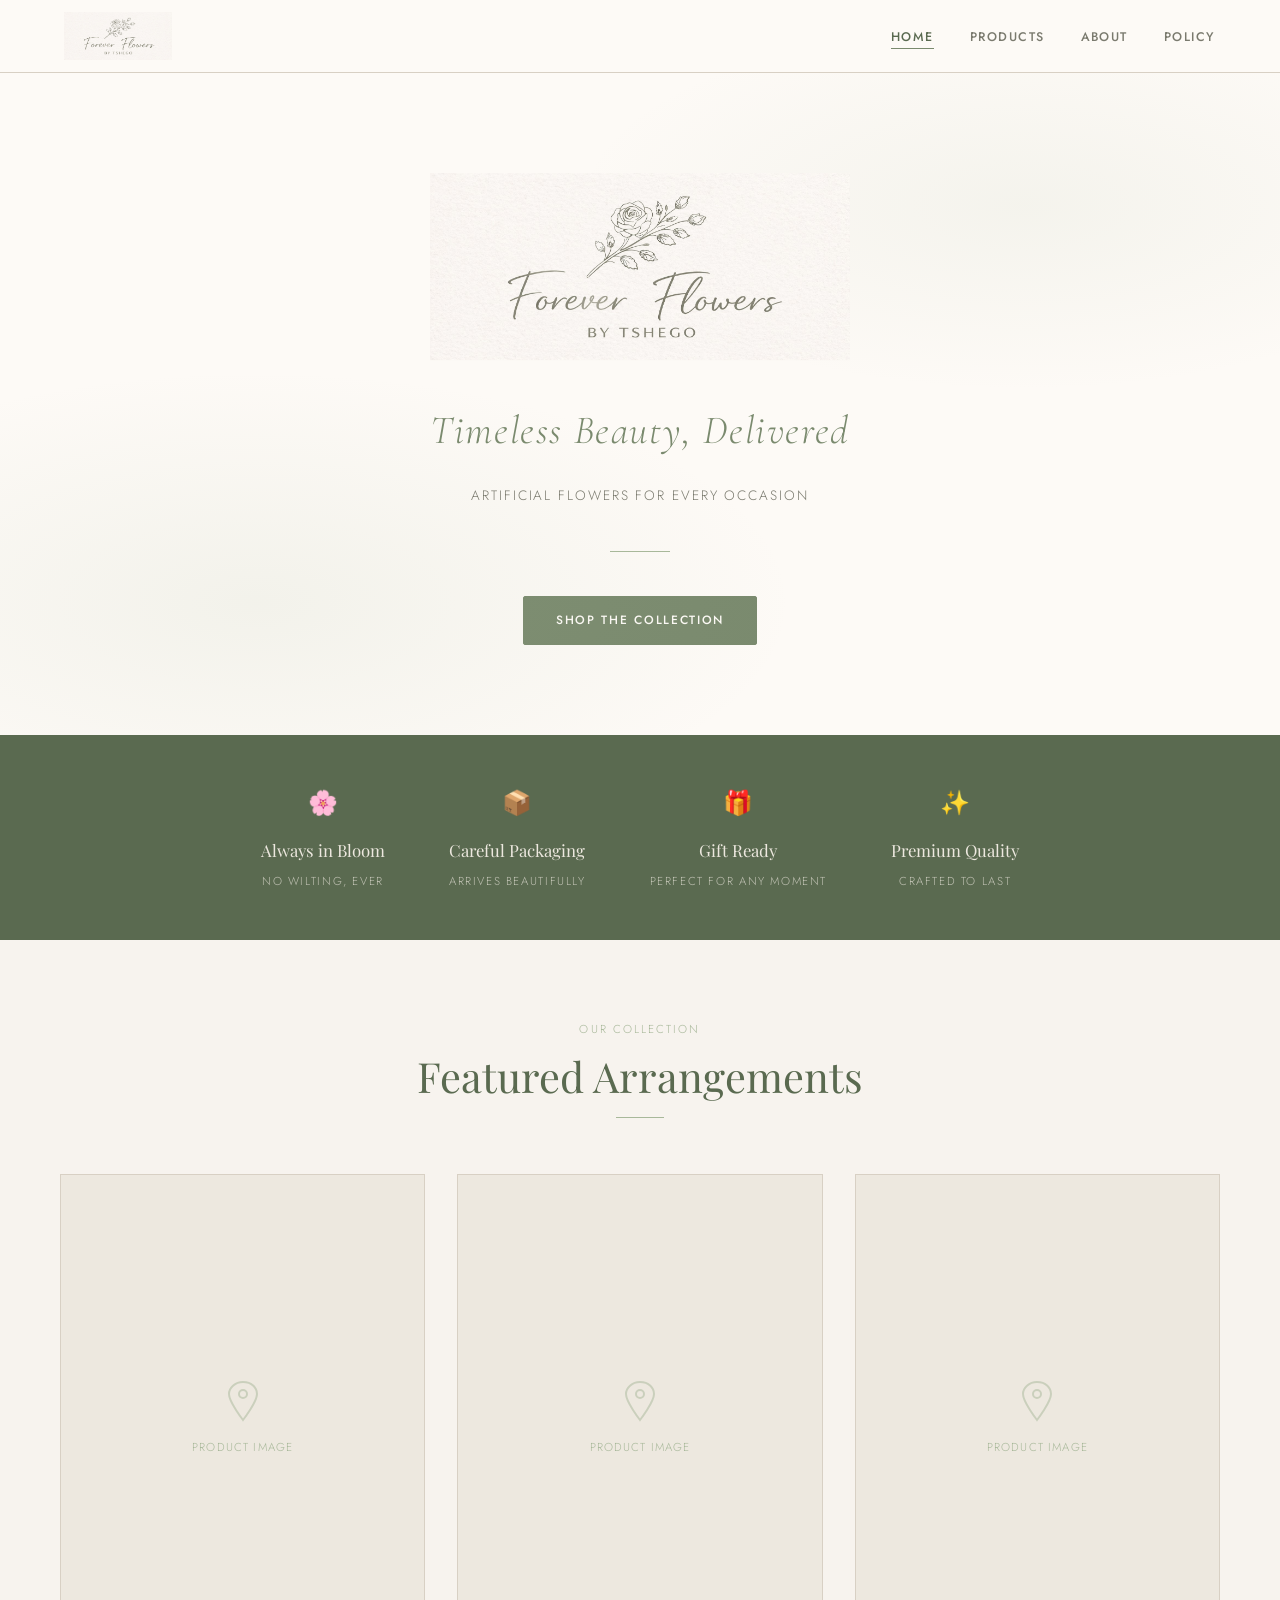
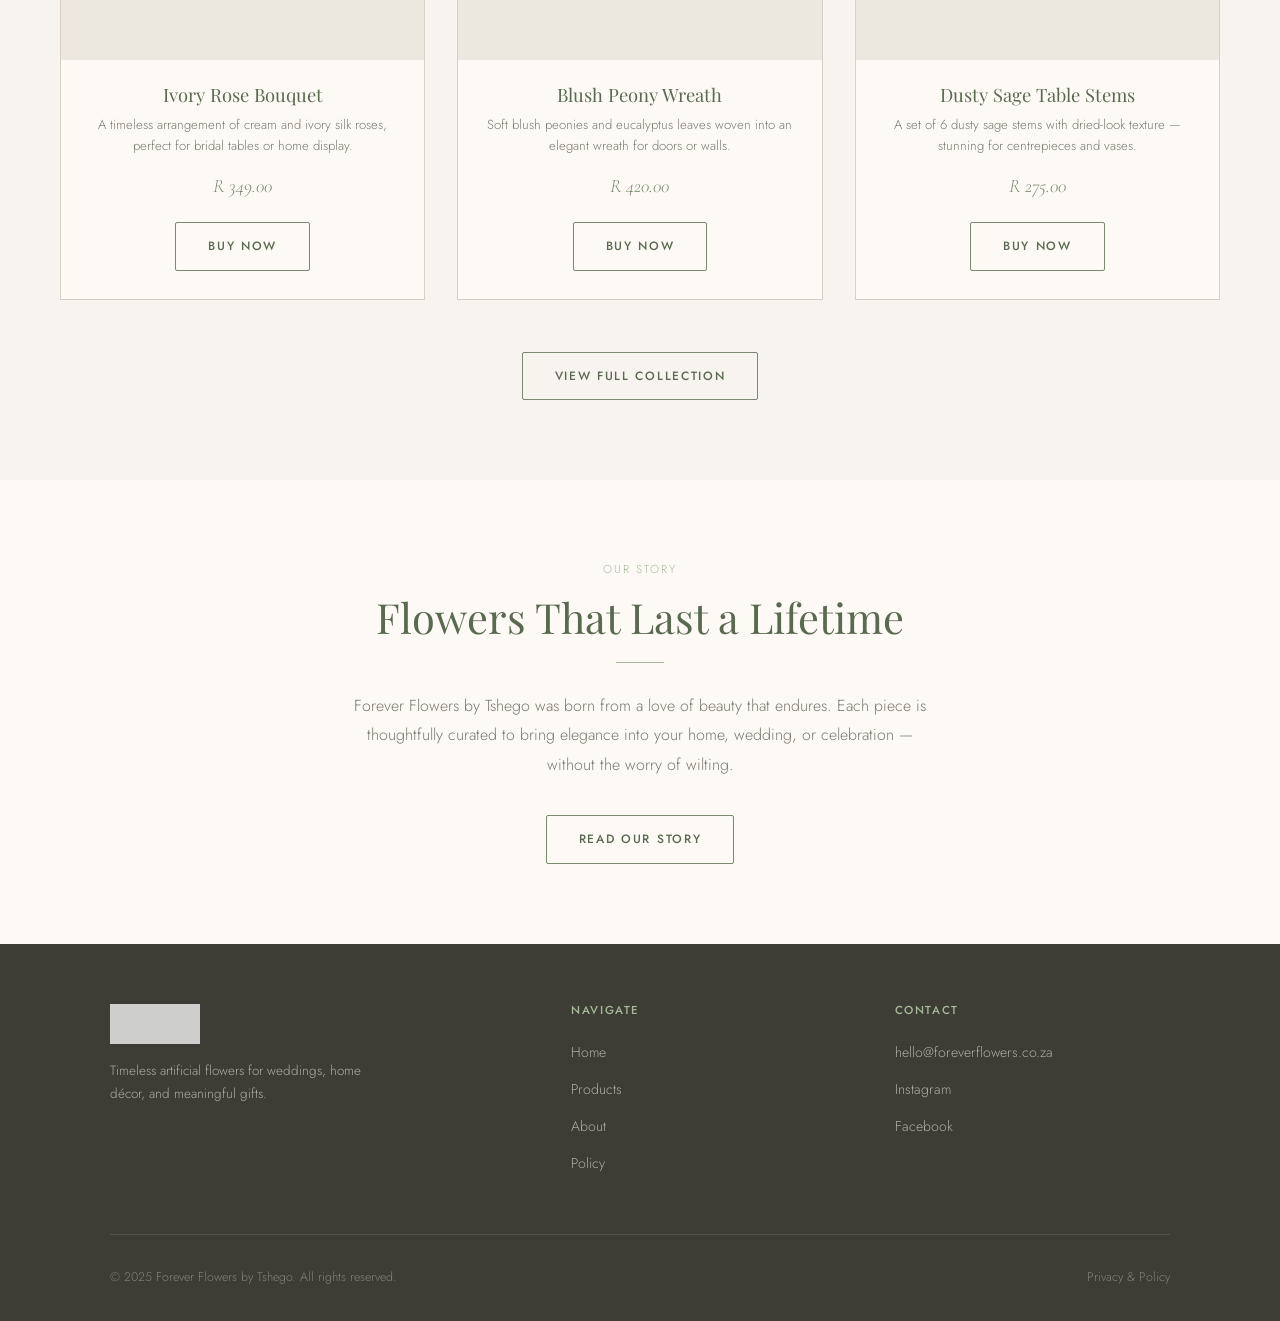
<file: index.html>
<!DOCTYPE html>
<html lang="en">
<head>
  <meta charset="UTF-8" />
  <meta name="viewport" content="width=device-width, initial-scale=1.0" />
  <title>Forever Flowers by Tshego — Timeless Beauty, Delivered</title>
  <meta name="description" content="Exquisite artificial flowers for weddings, home décor, and gifting. Timeless beauty that lasts forever." />
  <link rel="stylesheet" href="style.css" />
</head>
<body>

  <!-- ── HEADER ── -->
  <header>
    <div class="nav-inner">
      <a href="index.html" class="nav-logo">
        <img src="logo.png" alt="Forever Flowers by Tshego" />
      </a>
      <button class="menu-toggle" aria-label="Toggle menu" onclick="toggleMenu()">
        <span></span><span></span><span></span>
      </button>
      <nav id="main-nav">
        <ul>
          <li><a href="index.html" class="active">Home</a></li>
          <li><a href="products.html">Products</a></li>
          <li><a href="about.html">About</a></li>
          <li><a href="policy.html">Policy</a></li>
        </ul>
      </nav>
    </div>
  </header>

  <!-- ── HERO ── -->
  <section class="hero">
    <img src="logo.png" alt="Forever Flowers by Tshego" class="hero-logo" />
    <p class="hero-tagline">Timeless Beauty, Delivered</p>
    <p class="hero-sub">Artificial flowers for every occasion</p>
    <div class="hero-divider"></div>
    <a href="products.html" class="btn btn-filled">Shop the Collection</a>
  </section>

  <!-- ── PROMISE STRIP ── -->
  <div class="promise-strip">
    <div class="strip-inner">
      <div class="promise-item">
        <div class="promise-icon">🌸</div>
        <div class="promise-value">Always in Bloom</div>
        <div class="promise-label">No wilting, ever</div>
      </div>
      <div class="promise-item">
        <div class="promise-icon">📦</div>
        <div class="promise-value">Careful Packaging</div>
        <div class="promise-label">Arrives beautifully</div>
      </div>
      <div class="promise-item">
        <div class="promise-icon">🎁</div>
        <div class="promise-value">Gift Ready</div>
        <div class="promise-label">Perfect for any moment</div>
      </div>
      <div class="promise-item">
        <div class="promise-icon">✨</div>
        <div class="promise-value">Premium Quality</div>
        <div class="promise-label">Crafted to last</div>
      </div>
    </div>
  </div>

  <!-- ── FEATURED PRODUCTS ── -->
  <section class="featured">
    <div class="container">
      <div class="section-header">
        <span class="section-label">Our Collection</span>
        <h2 class="section-title">Featured Arrangements</h2>
        <div class="section-line"></div>
      </div>

      <div class="product-grid">

        <!-- Product 1 -->
        <div class="product-card">
          <div class="product-img">
            <div class="img-placeholder">
              <svg width="48" height="48" viewBox="0 0 24 24" fill="none" stroke="currentColor" stroke-width="1">
                <path d="M12 2C8 2 5 5 5 8c0 4 7 13 7 13s7-9 7-13c0-3-2.5-6-7-6z"/>
                <circle cx="12" cy="8" r="2"/>
              </svg>
              <span>Product Image</span>
            </div>
          </div>
          <div class="product-info">
            <h3 class="product-name">Ivory Rose Bouquet</h3>
            <p class="product-desc">A timeless arrangement of cream and ivory silk roses, perfect for bridal tables or home display.</p>
            <div class="product-price">R 349.00</div>
            <a href="https://www.paypal.com/cgi-bin/webscr?cmd=_xclick&business=YOUR_PAYPAL_EMAIL&item_name=Ivory+Rose+Bouquet&amount=349.00&currency_code=ZAR" target="_blank" class="btn">Buy Now</a>
          </div>
        </div>

        <!-- Product 2 -->
        <div class="product-card">
          <div class="product-img">
            <div class="img-placeholder">
              <svg width="48" height="48" viewBox="0 0 24 24" fill="none" stroke="currentColor" stroke-width="1">
                <path d="M12 2C8 2 5 5 5 8c0 4 7 13 7 13s7-9 7-13c0-3-2.5-6-7-6z"/>
                <circle cx="12" cy="8" r="2"/>
              </svg>
              <span>Product Image</span>
            </div>
          </div>
          <div class="product-info">
            <h3 class="product-name">Blush Peony Wreath</h3>
            <p class="product-desc">Soft blush peonies and eucalyptus leaves woven into an elegant wreath for doors or walls.</p>
            <div class="product-price">R 420.00</div>
            <a href="https://www.paypal.com/cgi-bin/webscr?cmd=_xclick&business=YOUR_PAYPAL_EMAIL&item_name=Blush+Peony+Wreath&amount=420.00&currency_code=ZAR" target="_blank" class="btn">Buy Now</a>
          </div>
        </div>

        <!-- Product 3 -->
        <div class="product-card">
          <div class="product-img">
            <div class="img-placeholder">
              <svg width="48" height="48" viewBox="0 0 24 24" fill="none" stroke="currentColor" stroke-width="1">
                <path d="M12 2C8 2 5 5 5 8c0 4 7 13 7 13s7-9 7-13c0-3-2.5-6-7-6z"/>
                <circle cx="12" cy="8" r="2"/>
              </svg>
              <span>Product Image</span>
            </div>
          </div>
          <div class="product-info">
            <h3 class="product-name">Dusty Sage Table Stems</h3>
            <p class="product-desc">A set of 6 dusty sage stems with dried-look texture — stunning for centrepieces and vases.</p>
            <div class="product-price">R 275.00</div>
            <a href="https://www.paypal.com/cgi-bin/webscr?cmd=_xclick&business=YOUR_PAYPAL_EMAIL&item_name=Dusty+Sage+Table+Stems&amount=275.00&currency_code=ZAR" target="_blank" class="btn">Buy Now</a>
          </div>
        </div>

      </div>

      <div style="text-align:center; margin-top: 52px;">
        <a href="products.html" class="btn">View Full Collection</a>
      </div>
    </div>
  </section>

  <!-- ── ABOUT TEASER ── -->
  <section style="background: var(--warm-white); padding: 80px 5%; text-align: center;">
    <div style="max-width: 580px; margin: 0 auto;">
      <span class="section-label">Our Story</span>
      <h2 class="section-title" style="margin-bottom: 20px;">Flowers That Last a Lifetime</h2>
      <div class="section-line" style="margin-bottom: 28px;"></div>
      <p style="color: var(--text-light); font-size: 1rem; line-height: 1.85; margin-bottom: 36px;">
        Forever Flowers by Tshego was born from a love of beauty that endures. Each piece is thoughtfully curated to bring elegance into your home, wedding, or celebration — without the worry of wilting.
      </p>
      <a href="about.html" class="btn">Read Our Story</a>
    </div>
  </section>

  <!-- ── FOOTER ── -->
  <footer>
    <div class="container">
      <div class="footer-inner">
        <div class="footer-brand">
          <img src="logo.png" alt="Forever Flowers by Tshego" />
          <p>Timeless artificial flowers for weddings, home décor, and meaningful gifts.</p>
        </div>
        <div class="footer-col">
          <h4>Navigate</h4>
          <ul>
            <li><a href="index.html">Home</a></li>
            <li><a href="products.html">Products</a></li>
            <li><a href="about.html">About</a></li>
            <li><a href="policy.html">Policy</a></li>
          </ul>
        </div>
        <div class="footer-col">
          <h4>Contact</h4>
          <ul>
            <li><a href="mailto:hello@foreverflowers.co.za">hello@foreverflowers.co.za</a></li>
            <li><a href="#">Instagram</a></li>
            <li><a href="#">Facebook</a></li>
          </ul>
        </div>
      </div>
      <div class="footer-bottom">
        <p>&copy; 2025 Forever Flowers by Tshego. All rights reserved.</p>
        <p><a href="policy.html" style="color: rgba(237,232,223,0.4); transition: color 0.3s;">Privacy &amp; Policy</a></p>
      </div>
    </div>
  </footer>

  <script>
    function toggleMenu() {
      document.getElementById('main-nav').classList.toggle('open');
    }
  </script>

</body>
</html>
</file>
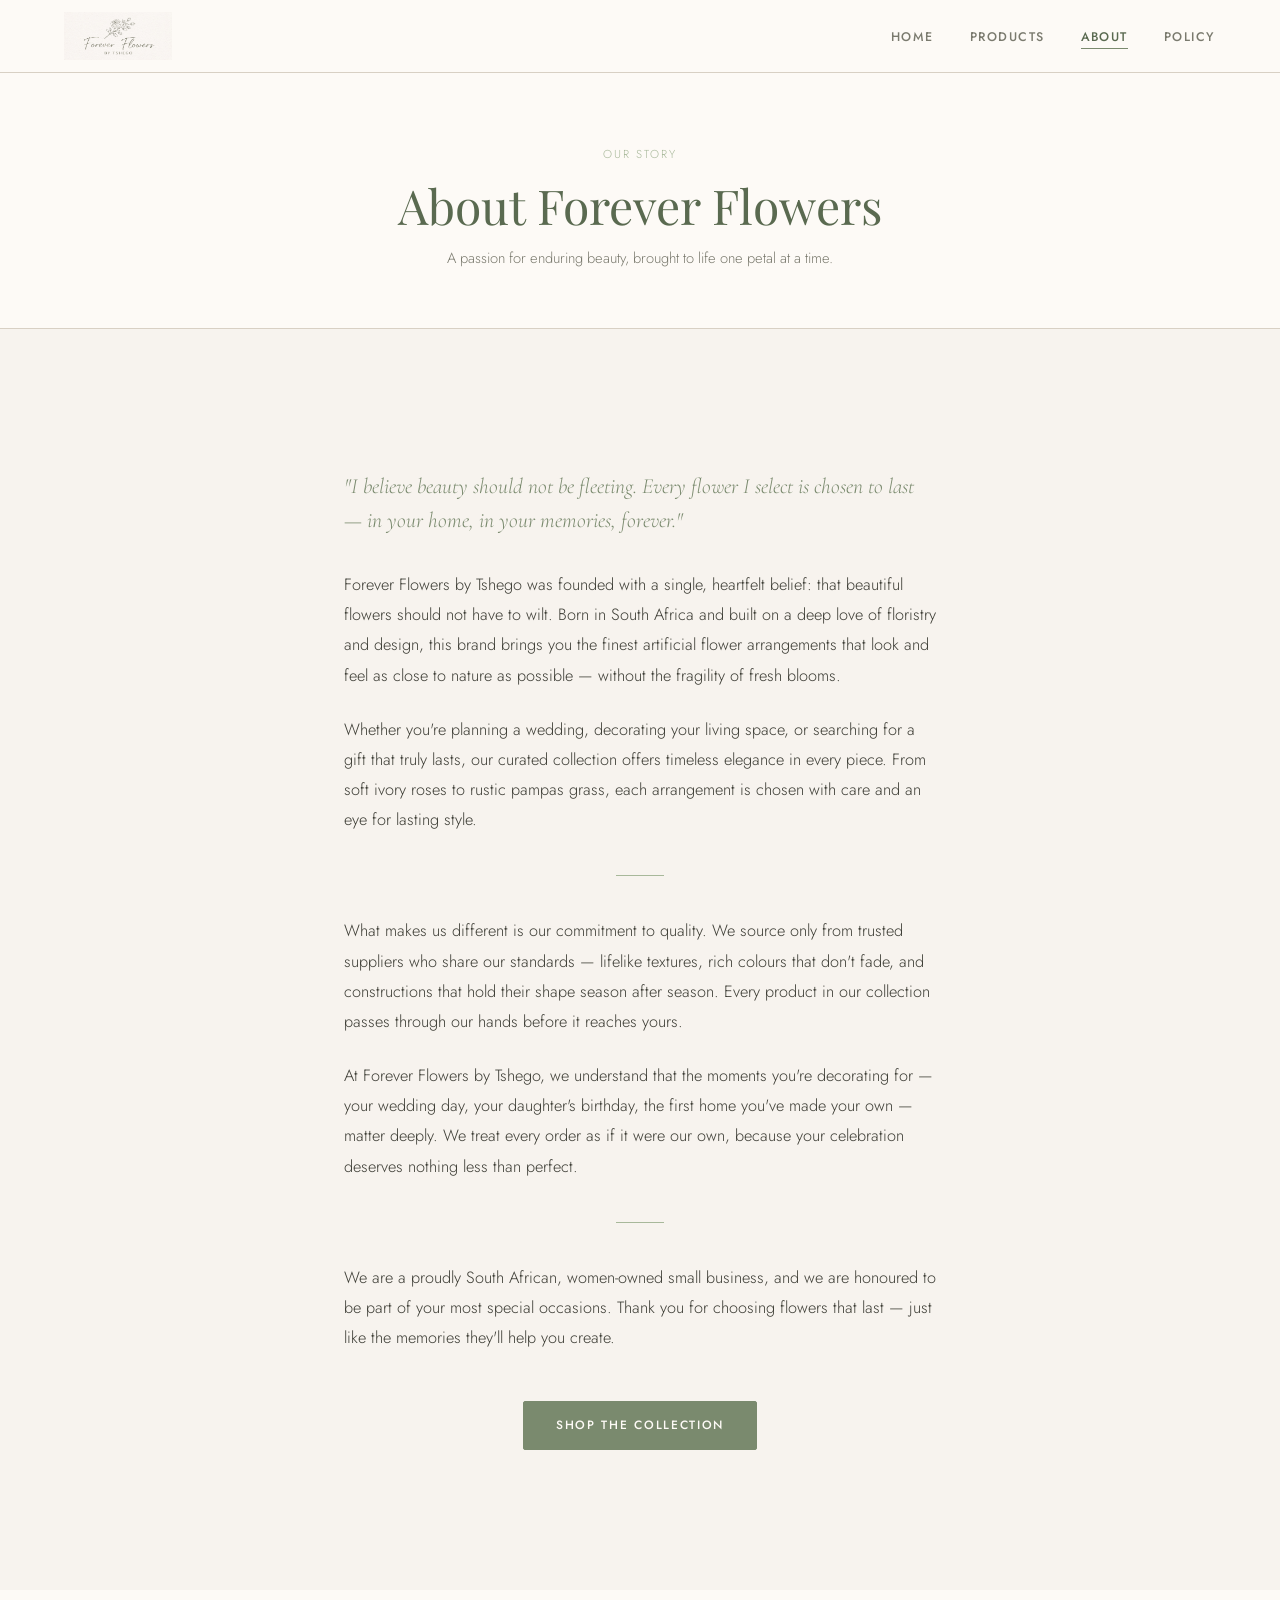
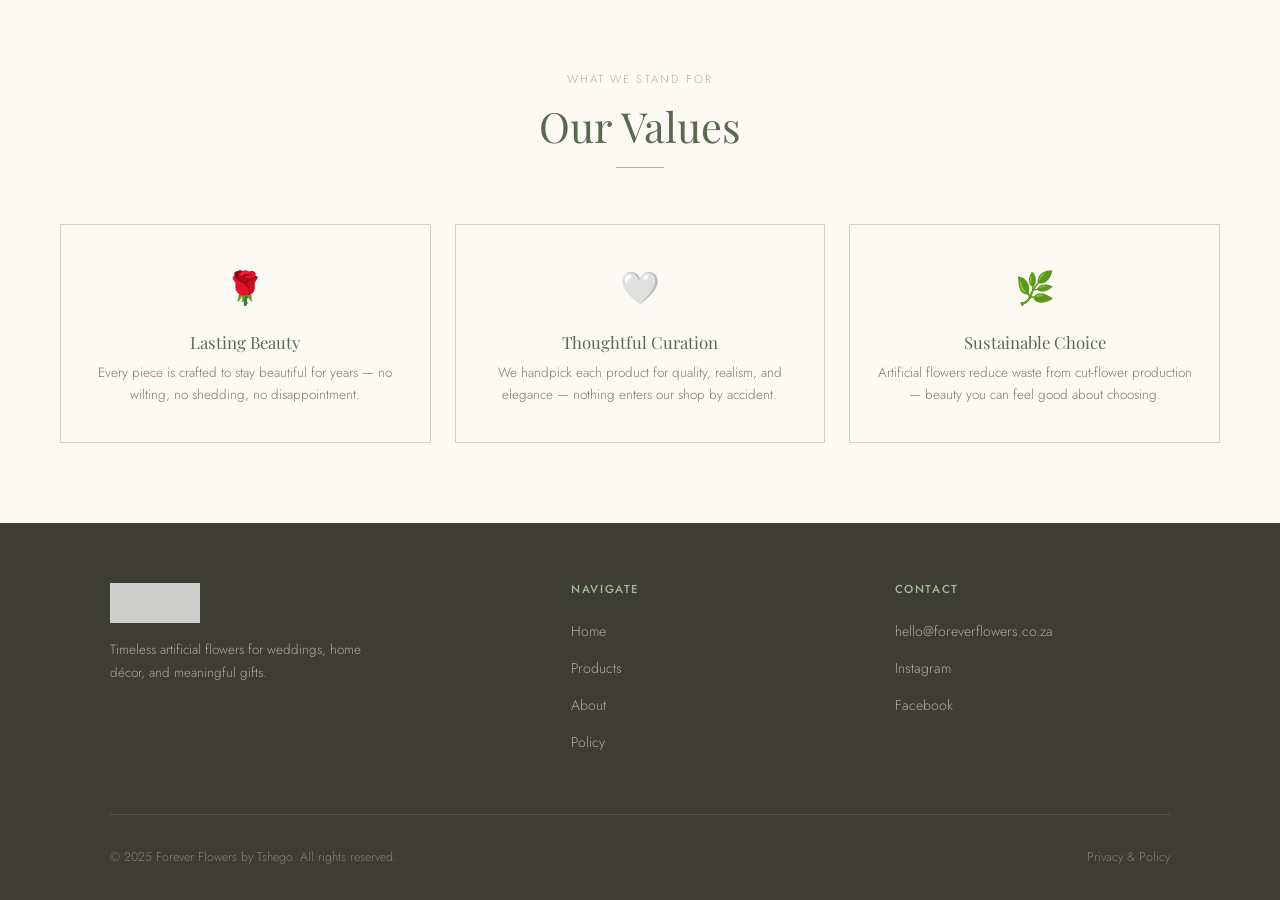
<file: about.html>
<!DOCTYPE html>
<html lang="en">
<head>
  <meta charset="UTF-8" />
  <meta name="viewport" content="width=device-width, initial-scale=1.0" />
  <title>About — Forever Flowers by Tshego</title>
  <meta name="description" content="The story behind Forever Flowers by Tshego — timeless artificial flowers for weddings, home décor, and gifting." />
  <link rel="stylesheet" href="style.css" />
</head>
<body>

  <!-- ── HEADER ── -->
  <header>
    <div class="nav-inner">
      <a href="index.html" class="nav-logo">
        <img src="logo.png" alt="Forever Flowers by Tshego" />
      </a>
      <button class="menu-toggle" aria-label="Toggle menu" onclick="toggleMenu()">
        <span></span><span></span><span></span>
      </button>
      <nav id="main-nav">
        <ul>
          <li><a href="index.html">Home</a></li>
          <li><a href="products.html">Products</a></li>
          <li><a href="about.html" class="active">About</a></li>
          <li><a href="policy.html">Policy</a></li>
        </ul>
      </nav>
    </div>
  </header>

  <!-- ── PAGE HERO ── -->
  <div class="page-hero">
    <span class="section-label">Our Story</span>
    <h1>About Forever Flowers</h1>
    <p style="color: var(--text-light); font-size: 0.92rem; max-width: 440px; margin: 12px auto 0; line-height: 1.75;">
      A passion for enduring beauty, brought to life one petal at a time.
    </p>
  </div>

  <!-- ── ABOUT CONTENT ── -->
  <section style="background: var(--cream);">
    <div class="about-content">

      <p class="lead">
        "I believe beauty should not be fleeting. Every flower I select is chosen to last — in your home, in your memories, forever."
      </p>

      <p>
        Forever Flowers by Tshego was founded with a single, heartfelt belief: that beautiful flowers should not have to wilt. Born in South Africa and built on a deep love of floristry and design, this brand brings you the finest artificial flower arrangements that look and feel as close to nature as possible — without the fragility of fresh blooms.
      </p>

      <p>
        Whether you're planning a wedding, decorating your living space, or searching for a gift that truly lasts, our curated collection offers timeless elegance in every piece. From soft ivory roses to rustic pampas grass, each arrangement is chosen with care and an eye for lasting style.
      </p>

      <div class="about-divider"></div>

      <p>
        What makes us different is our commitment to quality. We source only from trusted suppliers who share our standards — lifelike textures, rich colours that don't fade, and constructions that hold their shape season after season. Every product in our collection passes through our hands before it reaches yours.
      </p>

      <p>
        At Forever Flowers by Tshego, we understand that the moments you're decorating for — your wedding day, your daughter's birthday, the first home you've made your own — matter deeply. We treat every order as if it were our own, because your celebration deserves nothing less than perfect.
      </p>

      <div class="about-divider"></div>

      <p>
        We are a proudly South African, women-owned small business, and we are honoured to be part of your most special occasions. Thank you for choosing flowers that last — just like the memories they'll help you create.
      </p>

      <div style="text-align: center; margin-top: 48px;">
        <a href="products.html" class="btn btn-filled">Shop the Collection</a>
      </div>

    </div>
  </section>

  <!-- ── VALUES ── -->
  <section style="background: var(--warm-white);">
    <div class="container">
      <div class="section-header">
        <span class="section-label">What We Stand For</span>
        <h2 class="section-title">Our Values</h2>
        <div class="section-line"></div>
      </div>

      <div class="values-grid">
        <div class="value-card">
          <div class="value-icon">🌹</div>
          <h3>Lasting Beauty</h3>
          <p>Every piece is crafted to stay beautiful for years — no wilting, no shedding, no disappointment.</p>
        </div>
        <div class="value-card">
          <div class="value-icon">🤍</div>
          <h3>Thoughtful Curation</h3>
          <p>We handpick each product for quality, realism, and elegance — nothing enters our shop by accident.</p>
        </div>
        <div class="value-card">
          <div class="value-icon">🌿</div>
          <h3>Sustainable Choice</h3>
          <p>Artificial flowers reduce waste from cut-flower production — beauty you can feel good about choosing.</p>
        </div>
      </div>
    </div>
  </section>

  <!-- ── FOOTER ── -->
  <footer>
    <div class="container">
      <div class="footer-inner">
        <div class="footer-brand">
          <img src="logo.png" alt="Forever Flowers by Tshego" />
          <p>Timeless artificial flowers for weddings, home décor, and meaningful gifts.</p>
        </div>
        <div class="footer-col">
          <h4>Navigate</h4>
          <ul>
            <li><a href="index.html">Home</a></li>
            <li><a href="products.html">Products</a></li>
            <li><a href="about.html">About</a></li>
            <li><a href="policy.html">Policy</a></li>
          </ul>
        </div>
        <div class="footer-col">
          <h4>Contact</h4>
          <ul>
            <li><a href="mailto:hello@foreverflowers.co.za">hello@foreverflowers.co.za</a></li>
            <li><a href="#">Instagram</a></li>
            <li><a href="#">Facebook</a></li>
          </ul>
        </div>
      </div>
      <div class="footer-bottom">
        <p>&copy; 2025 Forever Flowers by Tshego. All rights reserved.</p>
        <p><a href="policy.html" style="color: rgba(237,232,223,0.4);">Privacy &amp; Policy</a></p>
      </div>
    </div>
  </footer>

  <script>
    function toggleMenu() {
      document.getElementById('main-nav').classList.toggle('open');
    }
  </script>

</body>
</html>
</file>
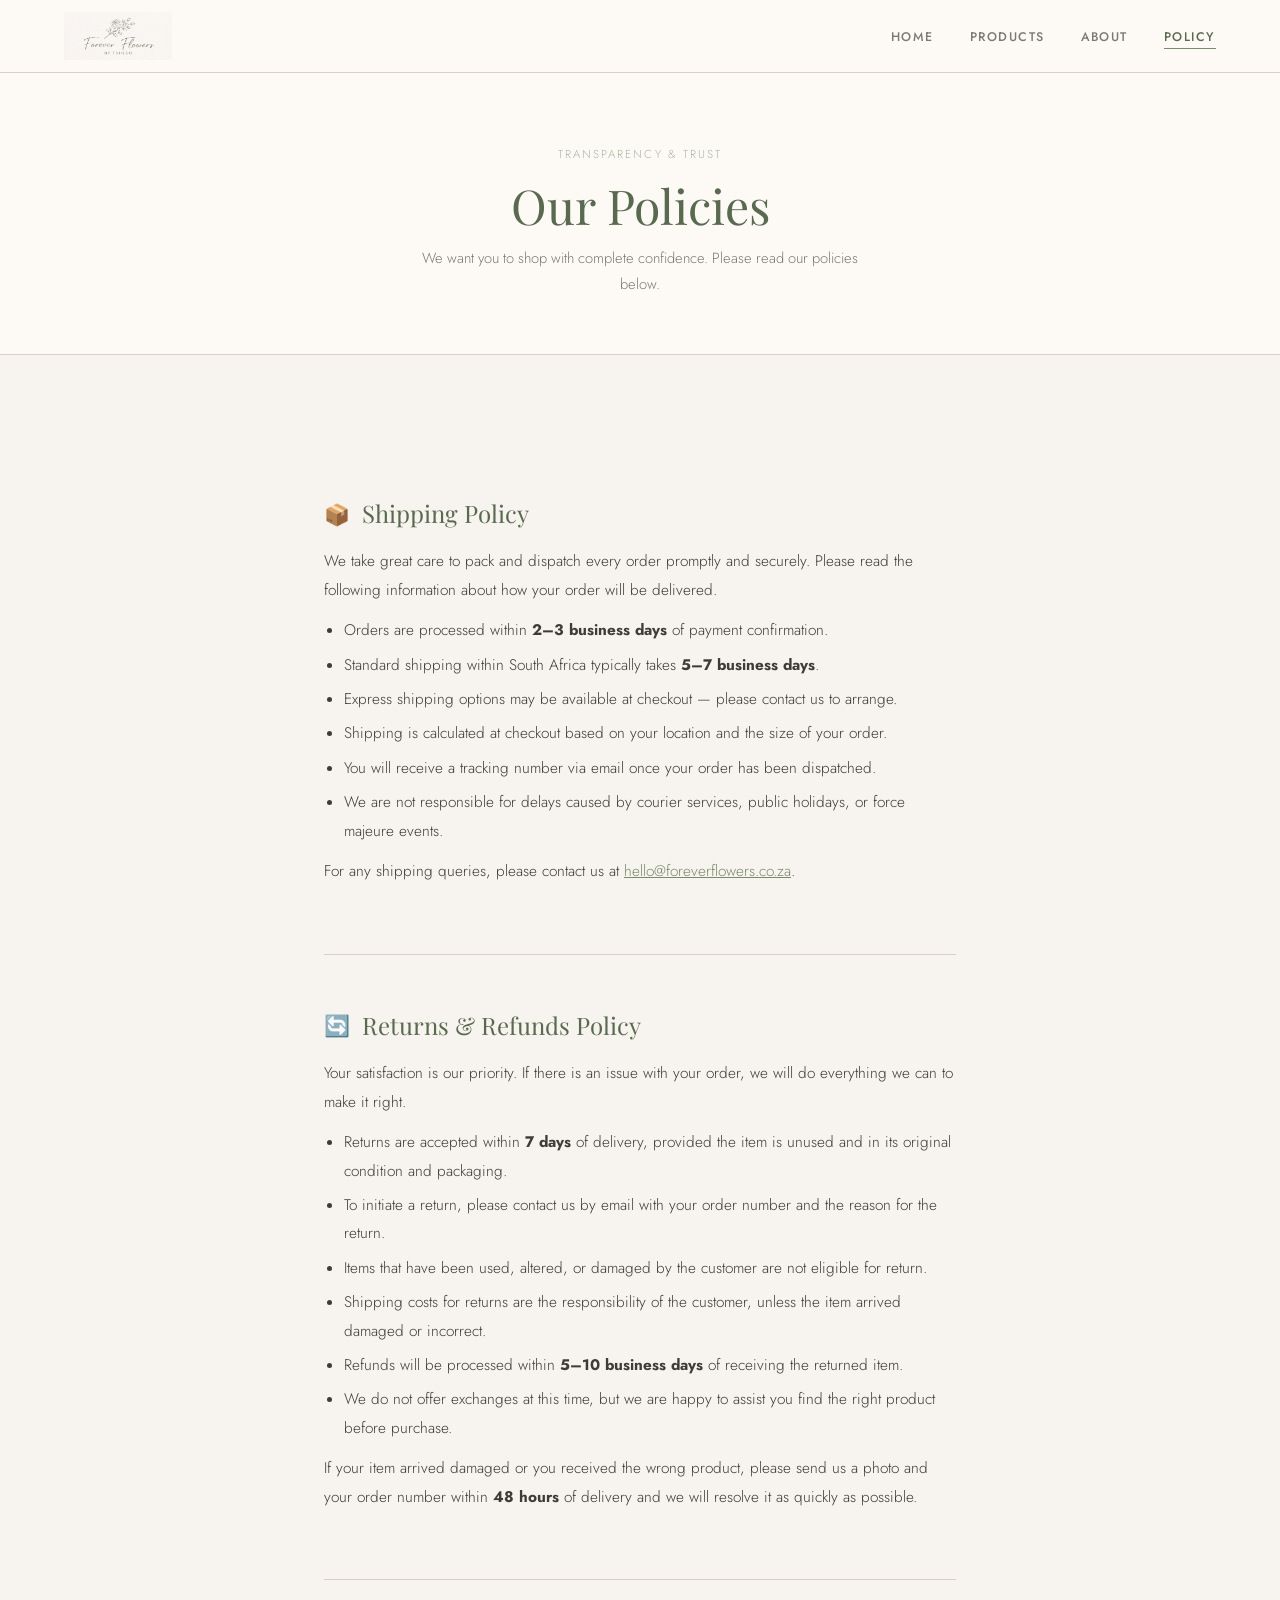
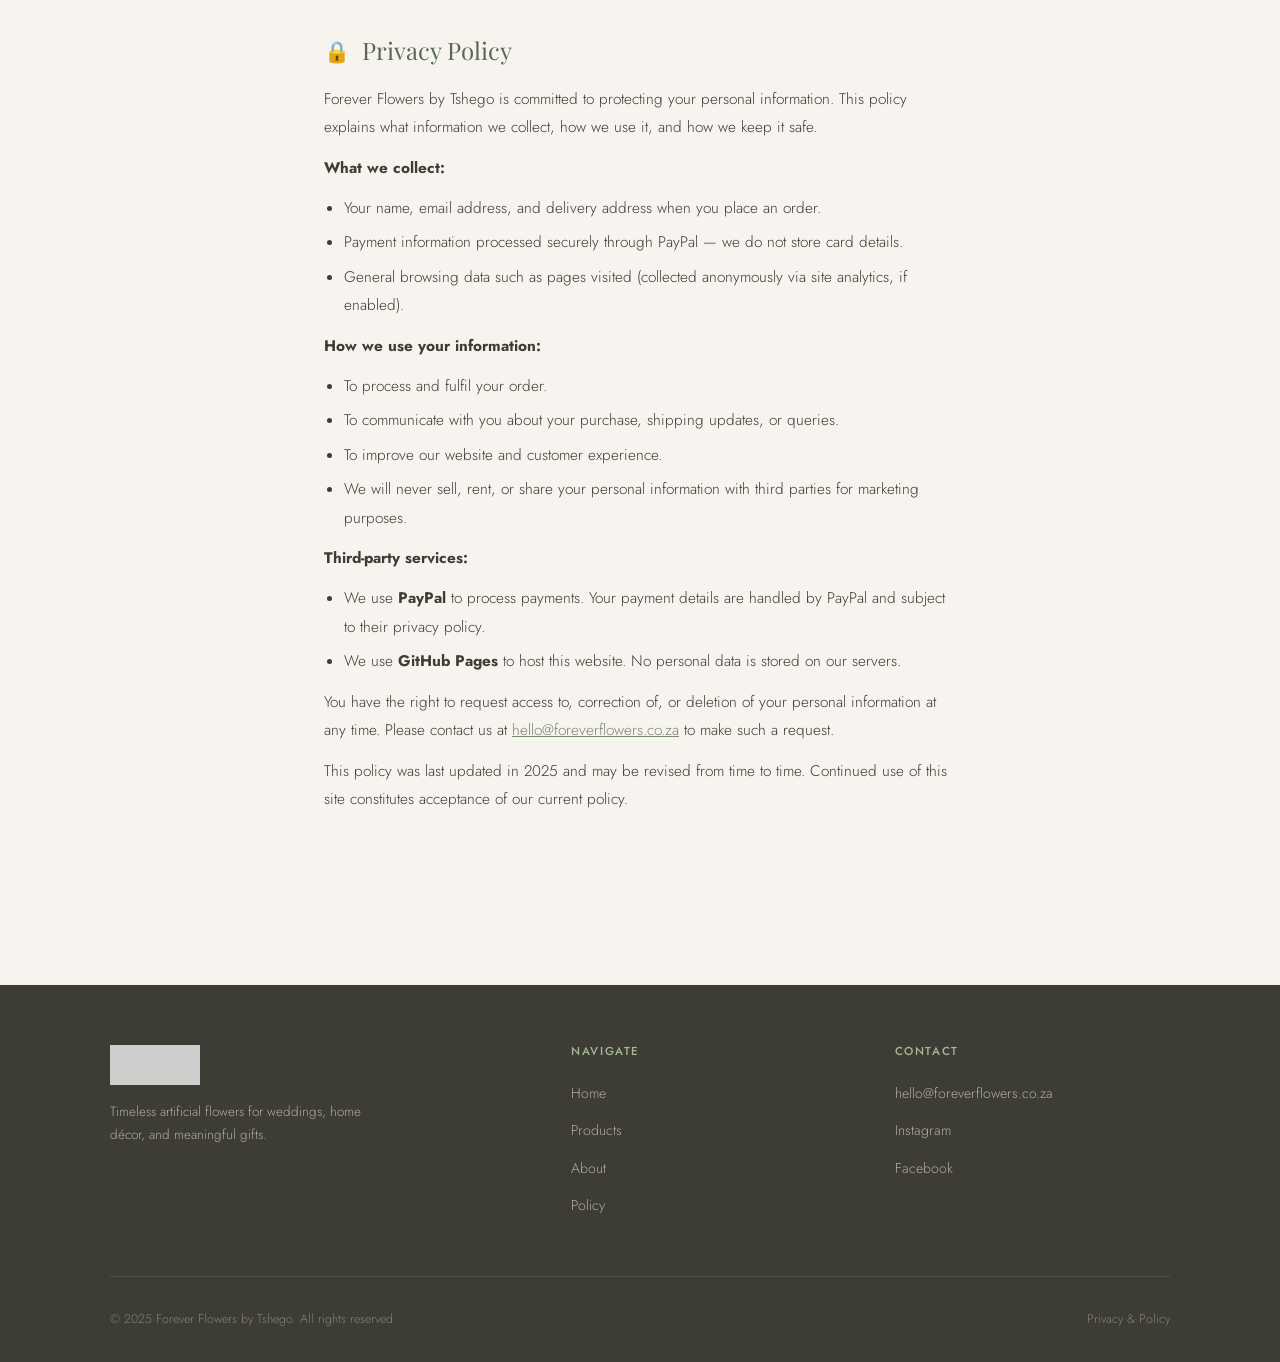
<file: policy.html>
<!DOCTYPE html>
<html lang="en">
<head>
  <meta charset="UTF-8" />
  <meta name="viewport" content="width=device-width, initial-scale=1.0" />
  <title>Policy — Forever Flowers by Tshego</title>
  <meta name="description" content="Shipping, returns, and privacy policy for Forever Flowers by Tshego." />
  <link rel="stylesheet" href="style.css" />
</head>
<body>

  <!-- ── HEADER ── -->
  <header>
    <div class="nav-inner">
      <a href="index.html" class="nav-logo">
        <img src="logo.png" alt="Forever Flowers by Tshego" />
      </a>
      <button class="menu-toggle" aria-label="Toggle menu" onclick="toggleMenu()">
        <span></span><span></span><span></span>
      </button>
      <nav id="main-nav">
        <ul>
          <li><a href="index.html">Home</a></li>
          <li><a href="products.html">Products</a></li>
          <li><a href="about.html">About</a></li>
          <li><a href="policy.html" class="active">Policy</a></li>
        </ul>
      </nav>
    </div>
  </header>

  <!-- ── PAGE HERO ── -->
  <div class="page-hero">
    <span class="section-label">Transparency &amp; Trust</span>
    <h1>Our Policies</h1>
    <p style="color: var(--text-light); font-size: 0.92rem; max-width: 440px; margin: 12px auto 0; line-height: 1.75;">
      We want you to shop with complete confidence. Please read our policies below.
    </p>
  </div>

  <!-- ── POLICY CONTENT ── -->
  <section style="background: var(--cream);">
    <div class="policy-body">

      <!-- Shipping Policy -->
      <div class="policy-section">
        <h2>
          <span class="policy-icon">📦</span>
          Shipping Policy
        </h2>
        <p>
          We take great care to pack and dispatch every order promptly and securely. Please read the following information about how your order will be delivered.
        </p>
        <ul>
          <li>Orders are processed within <strong>2–3 business days</strong> of payment confirmation.</li>
          <li>Standard shipping within South Africa typically takes <strong>5–7 business days</strong>.</li>
          <li>Express shipping options may be available at checkout — please contact us to arrange.</li>
          <li>Shipping is calculated at checkout based on your location and the size of your order.</li>
          <li>You will receive a tracking number via email once your order has been dispatched.</li>
          <li>We are not responsible for delays caused by courier services, public holidays, or force majeure events.</li>
        </ul>
        <p>
          For any shipping queries, please contact us at <a href="mailto:hello@foreverflowers.co.za" style="color: var(--sage); text-decoration: underline;">hello@foreverflowers.co.za</a>.
        </p>
      </div>

      <!-- Returns Policy -->
      <div class="policy-section">
        <h2>
          <span class="policy-icon">🔄</span>
          Returns &amp; Refunds Policy
        </h2>
        <p>
          Your satisfaction is our priority. If there is an issue with your order, we will do everything we can to make it right.
        </p>
        <ul>
          <li>Returns are accepted within <strong>7 days</strong> of delivery, provided the item is unused and in its original condition and packaging.</li>
          <li>To initiate a return, please contact us by email with your order number and the reason for the return.</li>
          <li>Items that have been used, altered, or damaged by the customer are not eligible for return.</li>
          <li>Shipping costs for returns are the responsibility of the customer, unless the item arrived damaged or incorrect.</li>
          <li>Refunds will be processed within <strong>5–10 business days</strong> of receiving the returned item.</li>
          <li>We do not offer exchanges at this time, but we are happy to assist you find the right product before purchase.</li>
        </ul>
        <p>
          If your item arrived damaged or you received the wrong product, please send us a photo and your order number within <strong>48 hours</strong> of delivery and we will resolve it as quickly as possible.
        </p>
      </div>

      <!-- Privacy Policy -->
      <div class="policy-section">
        <h2>
          <span class="policy-icon">🔒</span>
          Privacy Policy
        </h2>
        <p>
          Forever Flowers by Tshego is committed to protecting your personal information. This policy explains what information we collect, how we use it, and how we keep it safe.
        </p>

        <p><strong>What we collect:</strong></p>
        <ul>
          <li>Your name, email address, and delivery address when you place an order.</li>
          <li>Payment information processed securely through PayPal — we do not store card details.</li>
          <li>General browsing data such as pages visited (collected anonymously via site analytics, if enabled).</li>
        </ul>

        <p><strong>How we use your information:</strong></p>
        <ul>
          <li>To process and fulfil your order.</li>
          <li>To communicate with you about your purchase, shipping updates, or queries.</li>
          <li>To improve our website and customer experience.</li>
          <li>We will never sell, rent, or share your personal information with third parties for marketing purposes.</li>
        </ul>

        <p><strong>Third-party services:</strong></p>
        <ul>
          <li>We use <strong>PayPal</strong> to process payments. Your payment details are handled by PayPal and subject to their privacy policy.</li>
          <li>We use <strong>GitHub Pages</strong> to host this website. No personal data is stored on our servers.</li>
        </ul>

        <p>
          You have the right to request access to, correction of, or deletion of your personal information at any time. Please contact us at <a href="mailto:hello@foreverflowers.co.za" style="color: var(--sage); text-decoration: underline;">hello@foreverflowers.co.za</a> to make such a request.
        </p>
        <p>
          This policy was last updated in 2025 and may be revised from time to time. Continued use of this site constitutes acceptance of our current policy.
        </p>
      </div>

    </div>
  </section>

  <!-- ── FOOTER ── -->
  <footer>
    <div class="container">
      <div class="footer-inner">
        <div class="footer-brand">
          <img src="logo.png" alt="Forever Flowers by Tshego" />
          <p>Timeless artificial flowers for weddings, home décor, and meaningful gifts.</p>
        </div>
        <div class="footer-col">
          <h4>Navigate</h4>
          <ul>
            <li><a href="index.html">Home</a></li>
            <li><a href="products.html">Products</a></li>
            <li><a href="about.html">About</a></li>
            <li><a href="policy.html">Policy</a></li>
          </ul>
        </div>
        <div class="footer-col">
          <h4>Contact</h4>
          <ul>
            <li><a href="mailto:hello@foreverflowers.co.za">hello@foreverflowers.co.za</a></li>
            <li><a href="#">Instagram</a></li>
            <li><a href="#">Facebook</a></li>
          </ul>
        </div>
      </div>
      <div class="footer-bottom">
        <p>&copy; 2025 Forever Flowers by Tshego. All rights reserved.</p>
        <p><a href="policy.html" style="color: rgba(237,232,223,0.4);">Privacy &amp; Policy</a></p>
      </div>
    </div>
  </footer>

  <script>
    function toggleMenu() {
      document.getElementById('main-nav').classList.toggle('open');
    }
  </script>

</body>
</html>
</file>
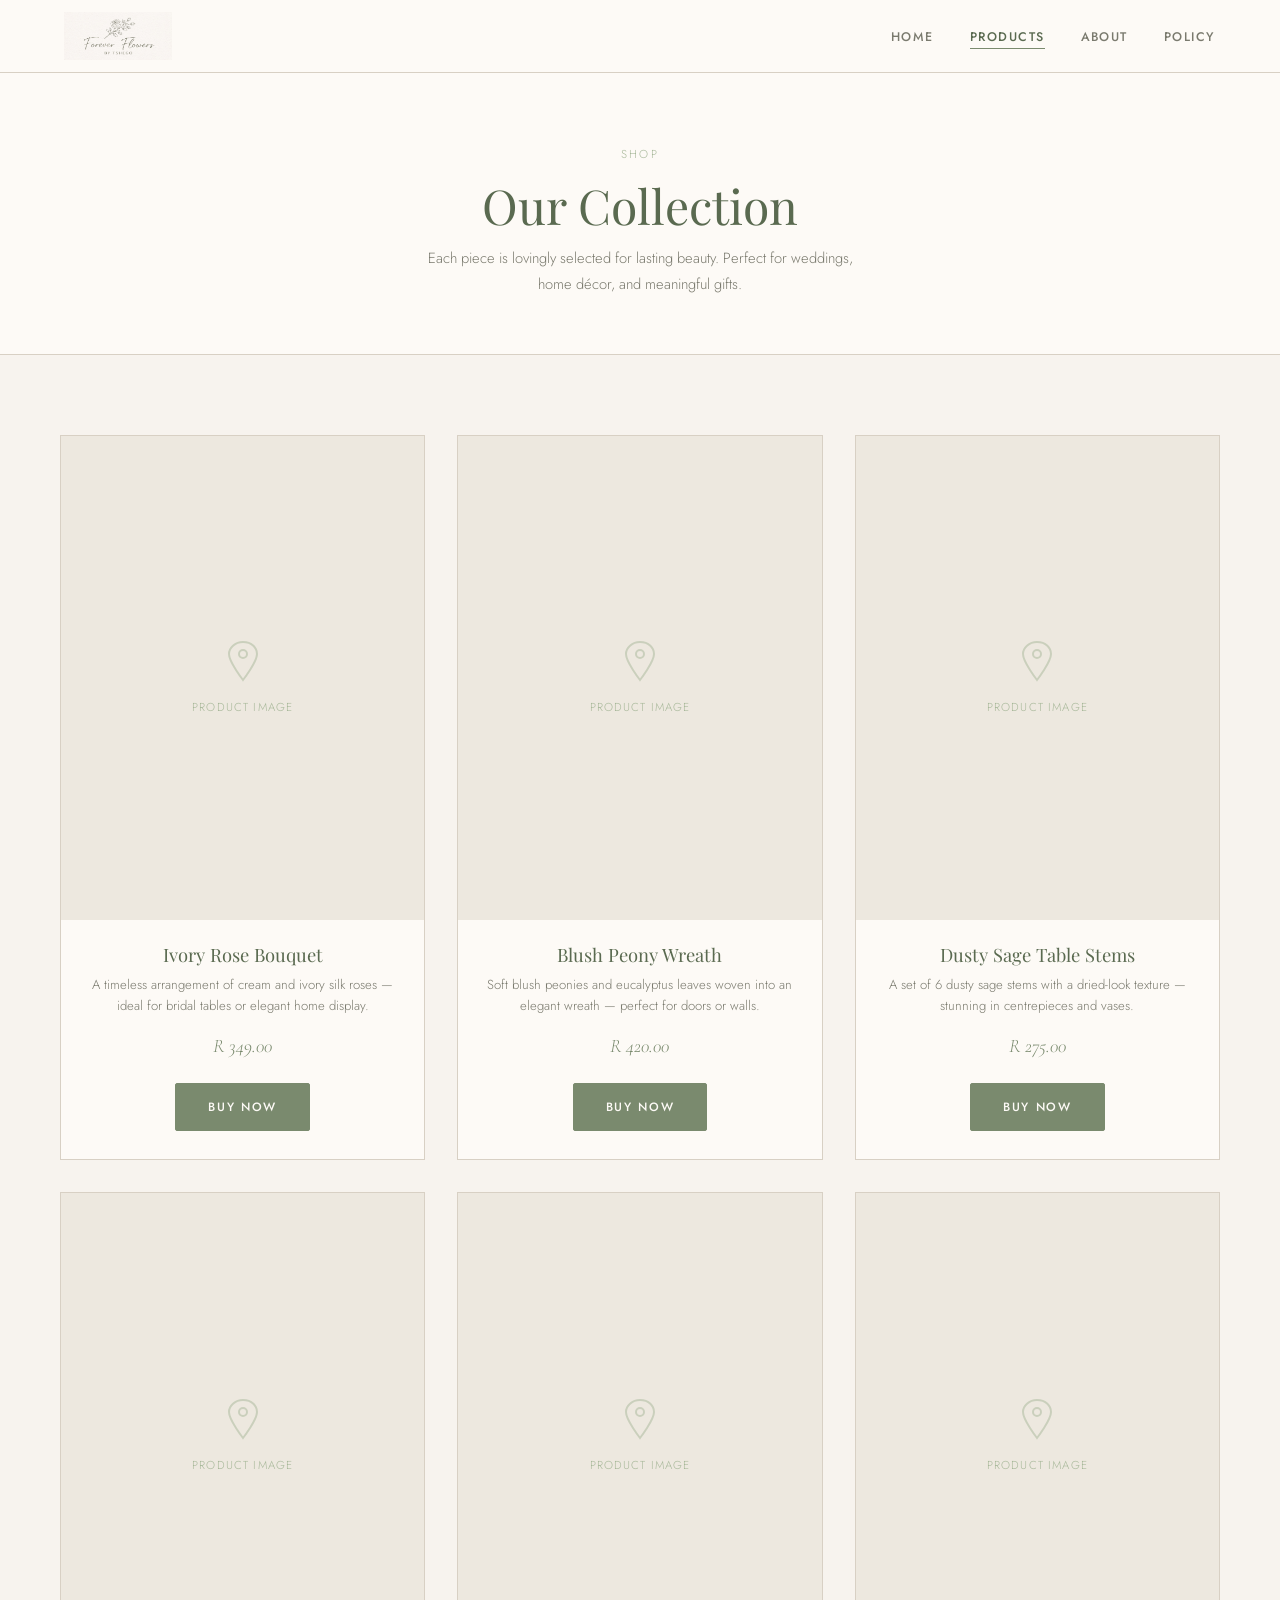
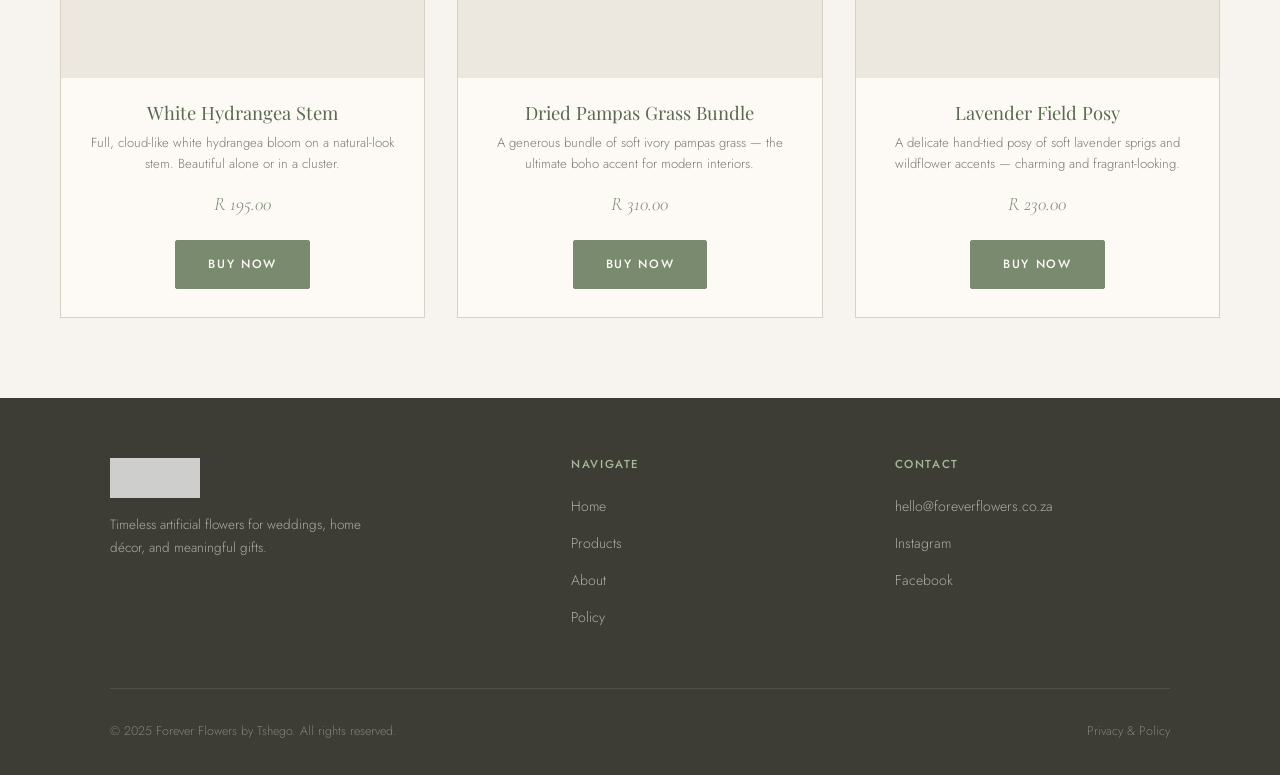
<file: products.html>
<!DOCTYPE html>
<html lang="en">
<head>
  <meta charset="UTF-8" />
  <meta name="viewport" content="width=device-width, initial-scale=1.0" />
  <title>Products — Forever Flowers by Tshego</title>
  <meta name="description" content="Browse our full collection of timeless artificial flowers for weddings, home décor, and gifting." />
  <link rel="stylesheet" href="style.css" />
</head>
<body>

  <!-- ── HEADER ── -->
  <header>
    <div class="nav-inner">
      <a href="index.html" class="nav-logo">
        <img src="logo.png" alt="Forever Flowers by Tshego" />
      </a>
      <button class="menu-toggle" aria-label="Toggle menu" onclick="toggleMenu()">
        <span></span><span></span><span></span>
      </button>
      <nav id="main-nav">
        <ul>
          <li><a href="index.html">Home</a></li>
          <li><a href="products.html" class="active">Products</a></li>
          <li><a href="about.html">About</a></li>
          <li><a href="policy.html">Policy</a></li>
        </ul>
      </nav>
    </div>
  </header>

  <!-- ── PAGE HERO ── -->
  <div class="page-hero">
    <span class="section-label">Shop</span>
    <h1>Our Collection</h1>
    <p style="color: var(--text-light); font-size: 0.92rem; max-width: 460px; margin: 12px auto 0; line-height: 1.75;">
      Each piece is lovingly selected for lasting beauty. Perfect for weddings, home décor, and meaningful gifts.
    </p>
  </div>

  <!-- ── PRODUCTS GRID ── -->
  <section style="background: var(--cream);">
    <div class="container">
      <div class="product-grid">

        <!-- Product 1 -->
        <div class="product-card">
          <div class="product-img">
            <div class="img-placeholder">
              <svg width="48" height="48" viewBox="0 0 24 24" fill="none" stroke="currentColor" stroke-width="1"><path d="M12 2C8 2 5 5 5 8c0 4 7 13 7 13s7-9 7-13c0-3-2.5-6-7-6z"/><circle cx="12" cy="8" r="2"/></svg>
              <span>Product Image</span>
            </div>
          </div>
          <div class="product-info">
            <h3 class="product-name">Ivory Rose Bouquet</h3>
            <p class="product-desc">A timeless arrangement of cream and ivory silk roses — ideal for bridal tables or elegant home display.</p>
            <div class="product-price">R 349.00</div>
            <a href="https://www.paypal.com/cgi-bin/webscr?cmd=_xclick&business=YOUR_PAYPAL_EMAIL&item_name=Ivory+Rose+Bouquet&amount=349.00&currency_code=ZAR" target="_blank" class="btn btn-filled">Buy Now</a>
          </div>
        </div>

        <!-- Product 2 -->
        <div class="product-card">
          <div class="product-img">
            <div class="img-placeholder">
              <svg width="48" height="48" viewBox="0 0 24 24" fill="none" stroke="currentColor" stroke-width="1"><path d="M12 2C8 2 5 5 5 8c0 4 7 13 7 13s7-9 7-13c0-3-2.5-6-7-6z"/><circle cx="12" cy="8" r="2"/></svg>
              <span>Product Image</span>
            </div>
          </div>
          <div class="product-info">
            <h3 class="product-name">Blush Peony Wreath</h3>
            <p class="product-desc">Soft blush peonies and eucalyptus leaves woven into an elegant wreath — perfect for doors or walls.</p>
            <div class="product-price">R 420.00</div>
            <a href="https://www.paypal.com/cgi-bin/webscr?cmd=_xclick&business=YOUR_PAYPAL_EMAIL&item_name=Blush+Peony+Wreath&amount=420.00&currency_code=ZAR" target="_blank" class="btn btn-filled">Buy Now</a>
          </div>
        </div>

        <!-- Product 3 -->
        <div class="product-card">
          <div class="product-img">
            <div class="img-placeholder">
              <svg width="48" height="48" viewBox="0 0 24 24" fill="none" stroke="currentColor" stroke-width="1"><path d="M12 2C8 2 5 5 5 8c0 4 7 13 7 13s7-9 7-13c0-3-2.5-6-7-6z"/><circle cx="12" cy="8" r="2"/></svg>
              <span>Product Image</span>
            </div>
          </div>
          <div class="product-info">
            <h3 class="product-name">Dusty Sage Table Stems</h3>
            <p class="product-desc">A set of 6 dusty sage stems with a dried-look texture — stunning in centrepieces and vases.</p>
            <div class="product-price">R 275.00</div>
            <a href="https://www.paypal.com/cgi-bin/webscr?cmd=_xclick&business=YOUR_PAYPAL_EMAIL&item_name=Dusty+Sage+Table+Stems&amount=275.00&currency_code=ZAR" target="_blank" class="btn btn-filled">Buy Now</a>
          </div>
        </div>

        <!-- Product 4 -->
        <div class="product-card">
          <div class="product-img">
            <div class="img-placeholder">
              <svg width="48" height="48" viewBox="0 0 24 24" fill="none" stroke="currentColor" stroke-width="1"><path d="M12 2C8 2 5 5 5 8c0 4 7 13 7 13s7-9 7-13c0-3-2.5-6-7-6z"/><circle cx="12" cy="8" r="2"/></svg>
              <span>Product Image</span>
            </div>
          </div>
          <div class="product-info">
            <h3 class="product-name">White Hydrangea Stem</h3>
            <p class="product-desc">Full, cloud-like white hydrangea bloom on a natural-look stem. Beautiful alone or in a cluster.</p>
            <div class="product-price">R 195.00</div>
            <a href="https://www.paypal.com/cgi-bin/webscr?cmd=_xclick&business=YOUR_PAYPAL_EMAIL&item_name=White+Hydrangea+Stem&amount=195.00&currency_code=ZAR" target="_blank" class="btn btn-filled">Buy Now</a>
          </div>
        </div>

        <!-- Product 5 -->
        <div class="product-card">
          <div class="product-img">
            <div class="img-placeholder">
              <svg width="48" height="48" viewBox="0 0 24 24" fill="none" stroke="currentColor" stroke-width="1"><path d="M12 2C8 2 5 5 5 8c0 4 7 13 7 13s7-9 7-13c0-3-2.5-6-7-6z"/><circle cx="12" cy="8" r="2"/></svg>
              <span>Product Image</span>
            </div>
          </div>
          <div class="product-info">
            <h3 class="product-name">Dried Pampas Grass Bundle</h3>
            <p class="product-desc">A generous bundle of soft ivory pampas grass — the ultimate boho accent for modern interiors.</p>
            <div class="product-price">R 310.00</div>
            <a href="https://www.paypal.com/cgi-bin/webscr?cmd=_xclick&business=YOUR_PAYPAL_EMAIL&item_name=Dried+Pampas+Grass+Bundle&amount=310.00&currency_code=ZAR" target="_blank" class="btn btn-filled">Buy Now</a>
          </div>
        </div>

        <!-- Product 6 -->
        <div class="product-card">
          <div class="product-img">
            <div class="img-placeholder">
              <svg width="48" height="48" viewBox="0 0 24 24" fill="none" stroke="currentColor" stroke-width="1"><path d="M12 2C8 2 5 5 5 8c0 4 7 13 7 13s7-9 7-13c0-3-2.5-6-7-6z"/><circle cx="12" cy="8" r="2"/></svg>
              <span>Product Image</span>
            </div>
          </div>
          <div class="product-info">
            <h3 class="product-name">Lavender Field Posy</h3>
            <p class="product-desc">A delicate hand-tied posy of soft lavender sprigs and wildflower accents — charming and fragrant-looking.</p>
            <div class="product-price">R 230.00</div>
            <a href="https://www.paypal.com/cgi-bin/webscr?cmd=_xclick&business=YOUR_PAYPAL_EMAIL&item_name=Lavender+Field+Posy&amount=230.00&currency_code=ZAR" target="_blank" class="btn btn-filled">Buy Now</a>
          </div>
        </div>

      </div>
    </div>
  </section>

  <!-- ── FOOTER ── -->
  <footer>
    <div class="container">
      <div class="footer-inner">
        <div class="footer-brand">
          <img src="logo.png" alt="Forever Flowers by Tshego" />
          <p>Timeless artificial flowers for weddings, home décor, and meaningful gifts.</p>
        </div>
        <div class="footer-col">
          <h4>Navigate</h4>
          <ul>
            <li><a href="index.html">Home</a></li>
            <li><a href="products.html">Products</a></li>
            <li><a href="about.html">About</a></li>
            <li><a href="policy.html">Policy</a></li>
          </ul>
        </div>
        <div class="footer-col">
          <h4>Contact</h4>
          <ul>
            <li><a href="mailto:hello@foreverflowers.co.za">hello@foreverflowers.co.za</a></li>
            <li><a href="#">Instagram</a></li>
            <li><a href="#">Facebook</a></li>
          </ul>
        </div>
      </div>
      <div class="footer-bottom">
        <p>&copy; 2025 Forever Flowers by Tshego. All rights reserved.</p>
        <p><a href="policy.html" style="color: rgba(237,232,223,0.4);">Privacy &amp; Policy</a></p>
      </div>
    </div>
  </footer>

  <script>
    function toggleMenu() {
      document.getElementById('main-nav').classList.toggle('open');
    }
  </script>

</body>
</html>
</file>
<file: style.css>
/* =============================================
   Forever Flowers by Tshego — Global Styles
   ============================================= */

@import url('https://fonts.googleapis.com/css2?family=Cormorant+Garamond:ital,wght@0,300;0,400;0,500;1,300;1,400&family=Playfair+Display:ital,wght@0,400;0,500;1,400&family=Jost:wght@300;400;500&display=swap');

/* ── Variables ── */
:root {
  --cream:        #f7f3ee;
  --parchment:    #ede8df;
  --sage:         #7a8a6e;
  --sage-dark:    #5a6a50;
  --sage-light:   #a8b89a;
  --warm-white:   #fdfaf6;
  --text:         #3d3d35;
  --text-light:   #7a7a6e;
  --border:       #d8d0c4;
  --font-display: 'Playfair Display', Georgia, serif;
  --font-script:  'Cormorant Garamond', Georgia, serif;
  --font-body:    'Jost', 'Helvetica Neue', sans-serif;
  --shadow:       0 4px 24px rgba(90, 106, 80, 0.08);
  --shadow-hover: 0 8px 40px rgba(90, 106, 80, 0.15);
  --radius:       2px;
  --transition:   0.35s cubic-bezier(0.25, 0.46, 0.45, 0.94);
}

/* ── Reset ── */
*, *::before, *::after { box-sizing: border-box; margin: 0; padding: 0; }
html { scroll-behavior: smooth; }

body {
  background-color: var(--cream);
  color: var(--text);
  font-family: var(--font-body);
  font-weight: 300;
  font-size: 16px;
  line-height: 1.7;
  -webkit-font-smoothing: antialiased;
}

img { max-width: 100%; display: block; }
a  { color: inherit; text-decoration: none; }
ul { list-style: none; }

/* ── Typography ── */
h1, h2, h3, h4 {
  font-family: var(--font-display);
  font-weight: 400;
  line-height: 1.2;
  color: var(--sage-dark);
}

.script {
  font-family: var(--font-script);
  font-style: italic;
  font-weight: 300;
}

/* ── Layout ── */
.container {
  width: 92%;
  max-width: 1160px;
  margin: 0 auto;
}

section { padding: 80px 0; }

/* ─────────────────────────────────────────────
   HEADER / NAV
───────────────────────────────────────────── */
header {
  background: var(--warm-white);
  border-bottom: 1px solid var(--border);
  position: sticky;
  top: 0;
  z-index: 100;
  padding: 0 5%;
}

.nav-inner {
  display: flex;
  align-items: center;
  justify-content: space-between;
  height: 72px;
}

.nav-logo img {
  height: 48px;
  width: auto;
}

nav ul {
  display: flex;
  gap: 36px;
}

nav a {
  font-family: var(--font-body);
  font-size: 0.78rem;
  font-weight: 500;
  letter-spacing: 0.12em;
  text-transform: uppercase;
  color: var(--text-light);
  transition: color var(--transition);
  position: relative;
  padding-bottom: 3px;
}

nav a::after {
  content: '';
  position: absolute;
  bottom: 0;
  left: 0;
  width: 0;
  height: 1px;
  background: var(--sage);
  transition: width var(--transition);
}

nav a:hover,
nav a.active { color: var(--sage-dark); }
nav a:hover::after,
nav a.active::after { width: 100%; }

/* Mobile menu toggle */
.menu-toggle {
  display: none;
  background: none;
  border: none;
  cursor: pointer;
  padding: 4px;
  flex-direction: column;
  gap: 5px;
}

.menu-toggle span {
  display: block;
  width: 24px;
  height: 1px;
  background: var(--sage-dark);
  transition: var(--transition);
}

/* ─────────────────────────────────────────────
   HERO
───────────────────────────────────────────── */
.hero {
  background: var(--warm-white);
  text-align: center;
  padding: 100px 5% 90px;
  position: relative;
  overflow: hidden;
}

.hero::before {
  content: '';
  position: absolute;
  inset: 0;
  background:
    radial-gradient(ellipse 60% 50% at 20% 80%, rgba(168,184,154,0.12) 0%, transparent 70%),
    radial-gradient(ellipse 50% 40% at 80% 20%, rgba(168,184,154,0.10) 0%, transparent 70%);
  pointer-events: none;
}

.hero-logo {
  margin: 0 auto 36px;
  max-width: 420px;
  width: 82%;
  animation: fadeUp 0.9s ease both;
}

.hero-tagline {
  font-family: var(--font-script);
  font-size: clamp(1.6rem, 4vw, 2.5rem);
  font-weight: 300;
  font-style: italic;
  color: var(--sage);
  letter-spacing: 0.04em;
  margin-bottom: 20px;
  animation: fadeUp 0.9s 0.15s ease both;
}

.hero-sub {
  font-size: 0.85rem;
  letter-spacing: 0.14em;
  text-transform: uppercase;
  color: var(--text-light);
  margin-bottom: 44px;
  animation: fadeUp 0.9s 0.25s ease both;
}

.hero-divider {
  width: 60px;
  height: 1px;
  background: var(--sage-light);
  margin: 0 auto 44px;
  animation: fadeUp 0.9s 0.3s ease both;
}

/* ─────────────────────────────────────────────
   BUTTONS
───────────────────────────────────────────── */
.btn {
  display: inline-block;
  font-family: var(--font-body);
  font-size: 0.75rem;
  font-weight: 500;
  letter-spacing: 0.14em;
  text-transform: uppercase;
  padding: 13px 32px;
  border: 1px solid var(--sage);
  color: var(--sage-dark);
  background: transparent;
  cursor: pointer;
  transition: all var(--transition);
  border-radius: var(--radius);
}

.btn:hover {
  background: var(--sage);
  color: var(--warm-white);
  border-color: var(--sage);
}

.btn-filled {
  background: var(--sage);
  color: var(--warm-white);
  border-color: var(--sage);
}

.btn-filled:hover {
  background: var(--sage-dark);
  border-color: var(--sage-dark);
}

/* ─────────────────────────────────────────────
   SECTION HEADERS
───────────────────────────────────────────── */
.section-header {
  text-align: center;
  margin-bottom: 56px;
}

.section-label {
  display: block;
  font-size: 0.72rem;
  letter-spacing: 0.18em;
  text-transform: uppercase;
  color: var(--sage-light);
  margin-bottom: 12px;
}

.section-title {
  font-size: clamp(1.8rem, 3.5vw, 2.6rem);
  color: var(--sage-dark);
  margin-bottom: 16px;
}

.section-line {
  width: 48px;
  height: 1px;
  background: var(--sage-light);
  margin: 0 auto;
}

/* ─────────────────────────────────────────────
   PRODUCT CARDS
───────────────────────────────────────────── */
.product-grid {
  display: grid;
  grid-template-columns: repeat(3, 1fr);
  gap: 32px;
}

.product-card {
  background: var(--warm-white);
  border: 1px solid var(--border);
  overflow: hidden;
  transition: box-shadow var(--transition), transform var(--transition);
}

.product-card:hover {
  box-shadow: var(--shadow-hover);
  transform: translateY(-4px);
}

.product-img {
  width: 100%;
  aspect-ratio: 3/4;
  background: var(--parchment);
  position: relative;
  overflow: hidden;
  display: flex;
  align-items: center;
  justify-content: center;
}

.product-img .img-placeholder {
  display: flex;
  flex-direction: column;
  align-items: center;
  gap: 12px;
  color: var(--sage-light);
}

.product-img .img-placeholder svg {
  opacity: 0.5;
}

.product-img .img-placeholder span {
  font-size: 0.72rem;
  letter-spacing: 0.1em;
  text-transform: uppercase;
}

.product-img img {
  width: 100%;
  height: 100%;
  object-fit: cover;
  transition: transform 0.6s ease;
}

.product-card:hover .product-img img {
  transform: scale(1.04);
}

.product-info {
  padding: 24px 20px 28px;
  text-align: center;
}

.product-name {
  font-family: var(--font-display);
  font-size: 1.15rem;
  color: var(--sage-dark);
  margin-bottom: 8px;
}

.product-desc {
  font-size: 0.82rem;
  color: var(--text-light);
  margin-bottom: 14px;
  line-height: 1.6;
}

.product-price {
  font-family: var(--font-script);
  font-size: 1.2rem;
  color: var(--sage);
  font-style: italic;
  margin-bottom: 20px;
}

/* ─────────────────────────────────────────────
   FEATURED BAND
───────────────────────────────────────────── */
.featured { background: var(--cream); }

/* ─────────────────────────────────────────────
   PROMISE STRIP
───────────────────────────────────────────── */
.promise-strip {
  background: var(--sage-dark);
  color: var(--parchment);
  padding: 48px 5%;
  text-align: center;
}

.promise-strip .strip-inner {
  display: flex;
  justify-content: center;
  gap: 64px;
  flex-wrap: wrap;
}

.promise-item {
  display: flex;
  flex-direction: column;
  align-items: center;
  gap: 8px;
}

.promise-icon {
  font-size: 1.5rem;
  margin-bottom: 4px;
}

.promise-label {
  font-size: 0.72rem;
  letter-spacing: 0.14em;
  text-transform: uppercase;
  opacity: 0.7;
}

.promise-value {
  font-family: var(--font-display);
  font-size: 1.05rem;
  font-weight: 400;
}

/* ─────────────────────────────────────────────
   ABOUT PAGE
───────────────────────────────────────────── */
.about-hero {
  text-align: center;
  padding: 80px 5% 60px;
  background: var(--warm-white);
}

.about-hero .page-title {
  font-size: clamp(2rem, 5vw, 3.2rem);
  margin-bottom: 16px;
}

.about-content {
  max-width: 720px;
  margin: 0 auto;
  padding: 60px 5%;
}

.about-content p {
  margin-bottom: 24px;
  color: var(--text);
  font-size: 1.02rem;
  line-height: 1.85;
}

.about-content .lead {
  font-family: var(--font-script);
  font-size: 1.35rem;
  font-style: italic;
  color: var(--sage);
  line-height: 1.6;
  margin-bottom: 32px;
}

.about-divider {
  width: 48px;
  height: 1px;
  background: var(--sage-light);
  margin: 40px auto;
}

.values-grid {
  display: grid;
  grid-template-columns: repeat(3, 1fr);
  gap: 24px;
  margin-top: 56px;
}

.value-card {
  background: var(--warm-white);
  border: 1px solid var(--border);
  padding: 36px 24px;
  text-align: center;
}

.value-card .value-icon {
  font-size: 2rem;
  margin-bottom: 16px;
}

.value-card h3 {
  font-size: 1.05rem;
  margin-bottom: 10px;
}

.value-card p {
  font-size: 0.84rem;
  color: var(--text-light);
  line-height: 1.65;
}

/* ─────────────────────────────────────────────
   POLICY PAGE
───────────────────────────────────────────── */
.page-hero {
  background: var(--warm-white);
  text-align: center;
  padding: 72px 5% 56px;
  border-bottom: 1px solid var(--border);
}

.page-hero h1 {
  font-size: clamp(2rem, 5vw, 3rem);
  margin-bottom: 12px;
}

.policy-body {
  max-width: 760px;
  margin: 0 auto;
  padding: 64px 5% 80px;
}

.policy-section {
  margin-bottom: 56px;
  padding-bottom: 56px;
  border-bottom: 1px solid var(--border);
}

.policy-section:last-child {
  border-bottom: none;
  margin-bottom: 0;
  padding-bottom: 0;
}

.policy-section h2 {
  font-size: 1.5rem;
  margin-bottom: 20px;
  display: flex;
  align-items: center;
  gap: 12px;
}

.policy-section h2 .policy-icon {
  font-size: 1.3rem;
}

.policy-section p,
.policy-section li {
  font-size: 0.96rem;
  color: var(--text);
  line-height: 1.85;
  margin-bottom: 12px;
}

.policy-section ul {
  padding-left: 20px;
  margin: 12px 0;
}

.policy-section ul li {
  list-style: disc;
  margin-bottom: 6px;
}

/* ─────────────────────────────────────────────
   FOOTER
───────────────────────────────────────────── */
footer {
  background: var(--text);
  color: var(--parchment);
  padding: 60px 5% 32px;
}

.footer-inner {
  display: grid;
  grid-template-columns: 1.5fr 1fr 1fr;
  gap: 48px;
  padding-bottom: 48px;
  border-bottom: 1px solid rgba(255,255,255,0.1);
  margin-bottom: 32px;
}

.footer-brand img {
  height: 40px;
  width: auto;
  filter: brightness(0) invert(1);
  opacity: 0.75;
  margin-bottom: 16px;
}

.footer-brand p {
  font-size: 0.84rem;
  color: rgba(237,232,223,0.65);
  line-height: 1.7;
  max-width: 260px;
}

.footer-col h4 {
  font-family: var(--font-body);
  font-size: 0.72rem;
  font-weight: 500;
  letter-spacing: 0.14em;
  text-transform: uppercase;
  color: var(--sage-light);
  margin-bottom: 20px;
}

.footer-col ul li {
  margin-bottom: 10px;
}

.footer-col ul li a {
  font-size: 0.88rem;
  color: rgba(237,232,223,0.65);
  transition: color var(--transition);
}

.footer-col ul li a:hover {
  color: var(--parchment);
}

.footer-bottom {
  display: flex;
  justify-content: space-between;
  align-items: center;
  flex-wrap: wrap;
  gap: 12px;
}

.footer-bottom p {
  font-size: 0.78rem;
  color: rgba(237,232,223,0.4);
}

/* ─────────────────────────────────────────────
   ANIMATIONS
───────────────────────────────────────────── */
@keyframes fadeUp {
  from { opacity: 0; transform: translateY(20px); }
  to   { opacity: 1; transform: translateY(0); }
}

/* ─────────────────────────────────────────────
   RESPONSIVE
───────────────────────────────────────────── */
@media (max-width: 900px) {
  .product-grid { grid-template-columns: repeat(2, 1fr); }
  .values-grid  { grid-template-columns: repeat(2, 1fr); }
  .footer-inner { grid-template-columns: 1fr 1fr; }
  .footer-brand { grid-column: 1 / -1; }
}

@media (max-width: 640px) {
  section { padding: 56px 0; }

  .nav-inner nav {
    display: none;
    position: absolute;
    top: 72px;
    left: 0;
    right: 0;
    background: var(--warm-white);
    border-bottom: 1px solid var(--border);
    padding: 20px 5%;
  }

  .nav-inner nav.open { display: block; }

  nav ul {
    flex-direction: column;
    gap: 16px;
  }

  .menu-toggle { display: flex; }

  .product-grid { grid-template-columns: 1fr; gap: 24px; }
  .values-grid  { grid-template-columns: 1fr; }
  .footer-inner { grid-template-columns: 1fr; gap: 32px; }
  .promise-strip .strip-inner { gap: 36px; }

  .hero { padding: 60px 5% 56px; }
  .hero-logo { max-width: 300px; }
}
</file>
